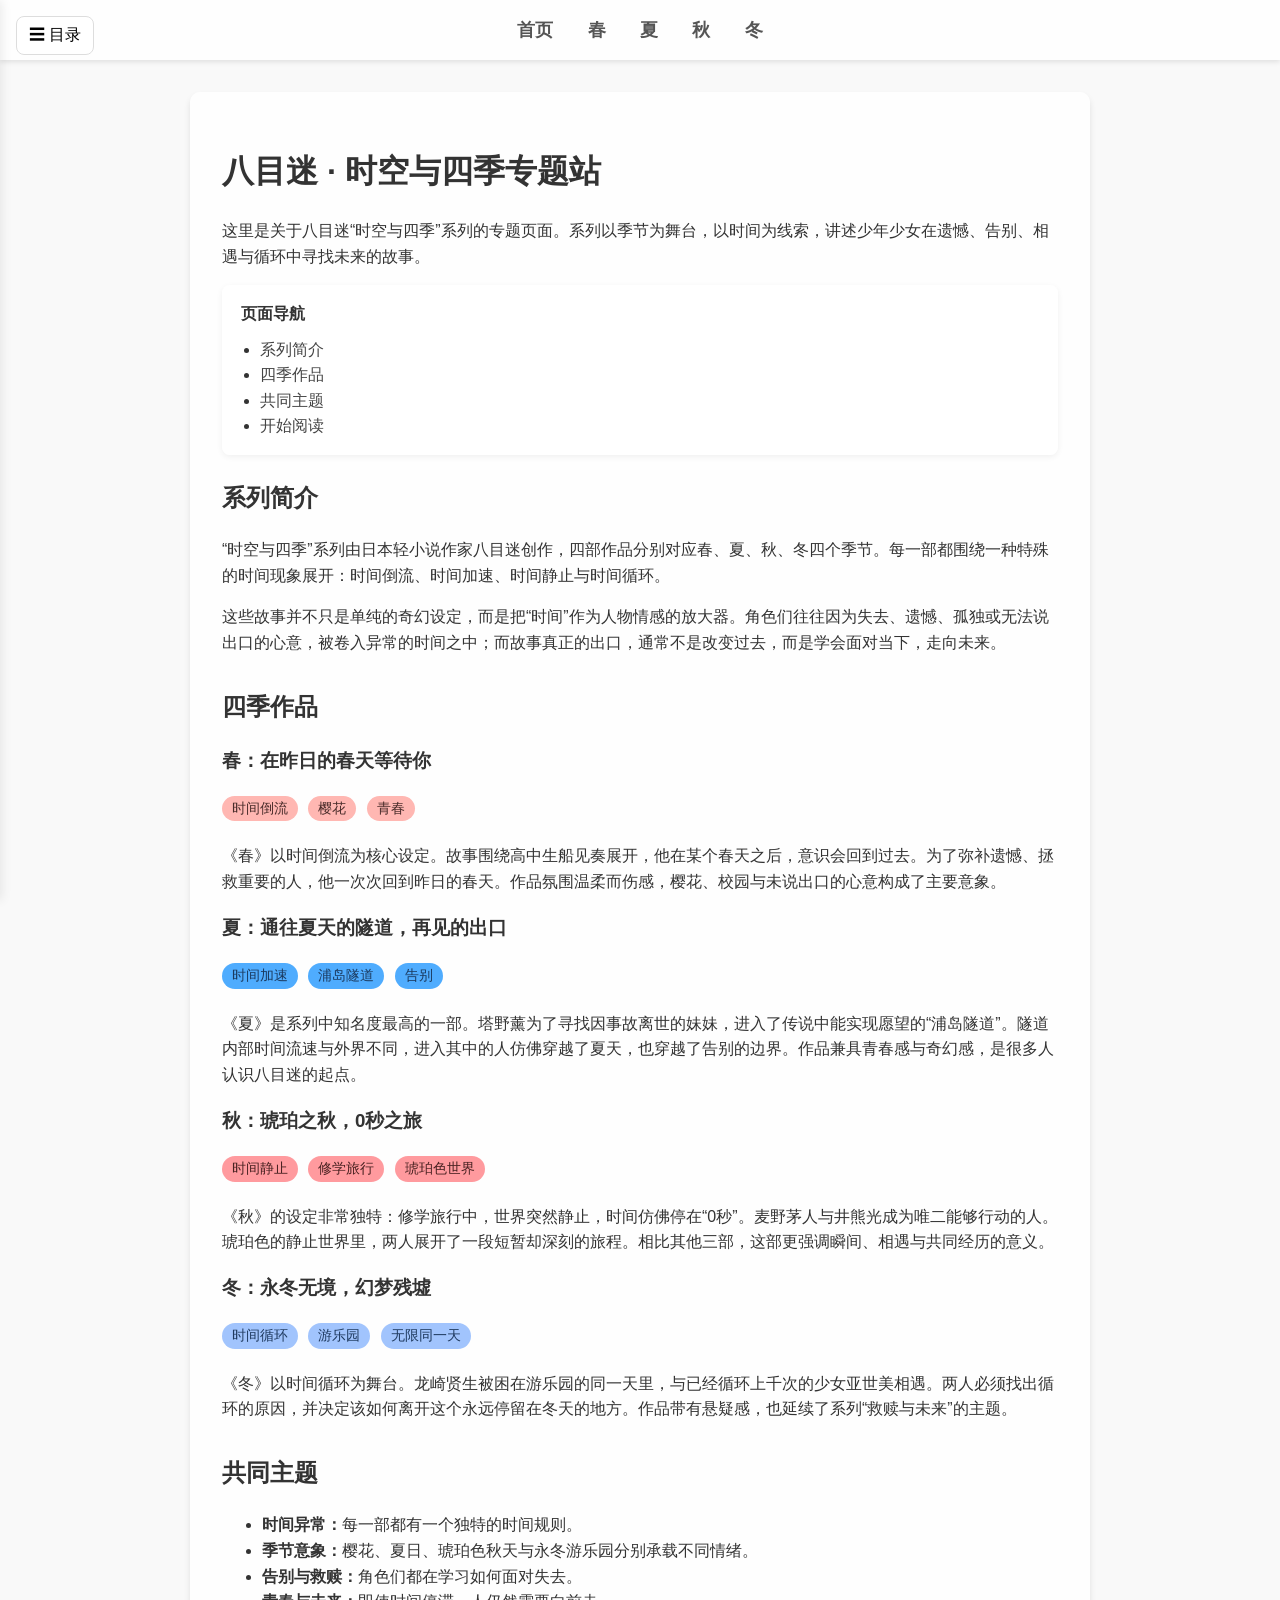
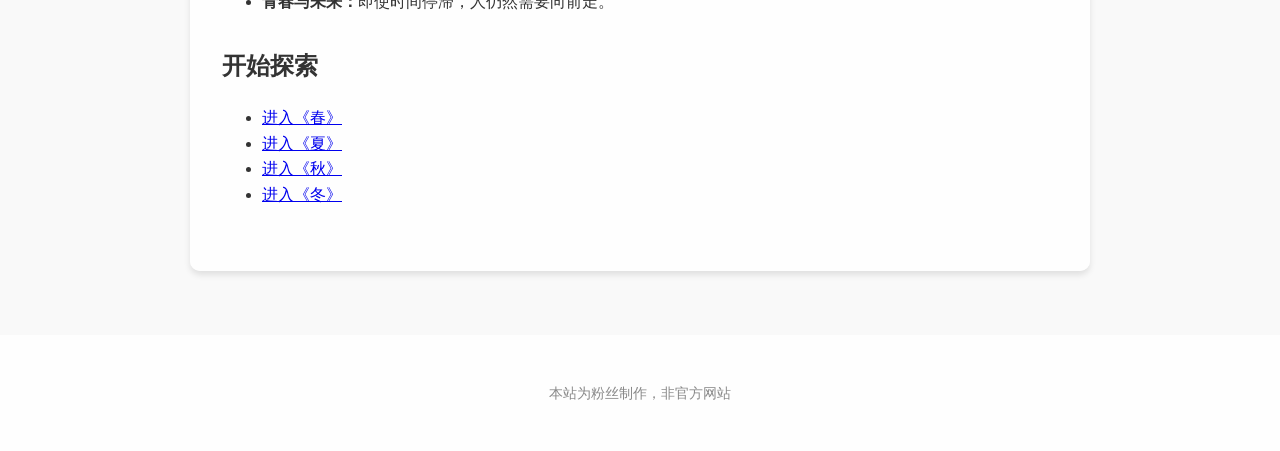
<file: index.html>
<!DOCTYPE html>
<html lang="zh-CN">
<head>
    <meta charset="UTF-8">
    <meta name="viewport" content="width=device-width, initial-scale=1.0">
    <title>八目迷·时空与四季专题站</title>
    <link rel="stylesheet" href="style.css">
</head>
    <meta name="msvalidate.01" content="EE431759EFAC52C73FD7AB1C99A71899" />
<body>
    <button class="sidebar-toggle" aria-label="打开目录">☰ 目录</button>

    <div class="sidebar-overlay" id="sidebarOverlay"></div>
    <aside class="sidebar" id="sidebar">
        <div class="sidebar-header">四季导航</div>
        <nav class="sidebar-nav">
            <a href="index.html">首页</a>
            <a class="season-spring" href="spring.html">春 · 在昨日的春天等待你</a>
            <a class="season-summer" href="summer.html">夏 · 通往夏天的隧道，再见的出口</a>
            <a class="season-autumn" href="autumn.html">秋 · 琥珀之秋，0秒之旅</a>
            <a class="season-winter" href="winter.html">冬 · 永冬无境，幻梦残墟</a>
        </nav>
    </aside>

    <header>
        <nav>
            <a href="index.html">首页</a>
            <a href="spring.html">春</a>
            <a href="summer.html">夏</a>
            <a href="autumn.html">秋</a>
            <a href="winter.html">冬</a>
        </nav>
    </header>

    <div class="container">
        <div class="card">
            <h1>八目迷 · 时空与四季专题站</h1>
            <p>
                这里是关于八目迷“时空与四季”系列的专题页面。系列以季节为舞台，以时间为线索，讲述少年少女在遗憾、告别、相遇与循环中寻找未来的故事。
            </p>

            <div class="toc">
                <h3>页面导航</h3>
                <ul>
                    <li><a href="#about">系列简介</a></li>
                    <li><a href="#seasons">四季作品</a></li>
                    <li><a href="#theme">共同主题</a></li>
                    <li><a href="#visit">开始阅读</a></li>
                </ul>
            </div>

            <section id="about">
                <h2>系列简介</h2>
                <p>
                    “时空与四季”系列由日本轻小说作家八目迷创作，四部作品分别对应春、夏、秋、冬四个季节。每一部都围绕一种特殊的时间现象展开：时间倒流、时间加速、时间静止与时间循环。
                </p>
                <p>
                    这些故事并不只是单纯的奇幻设定，而是把“时间”作为人物情感的放大器。角色们往往因为失去、遗憾、孤独或无法说出口的心意，被卷入异常的时间之中；而故事真正的出口，通常不是改变过去，而是学会面对当下，走向未来。
                </p>
            </section>

            <section id="seasons">
                <h2>四季作品</h2>

                <h3>春：在昨日的春天等待你</h3>
                <p>
                    <span class="tag tag-spring">时间倒流</span>
                    <span class="tag tag-spring">樱花</span>
                    <span class="tag tag-spring">青春</span>
                </p>
                <p>
                    《春》以时间倒流为核心设定。故事围绕高中生船见奏展开，他在某个春天之后，意识会回到过去。为了弥补遗憾、拯救重要的人，他一次次回到昨日的春天。作品氛围温柔而伤感，樱花、校园与未说出口的心意构成了主要意象。
                </p>

                <h3>夏：通往夏天的隧道，再见的出口</h3>
                <p>
                    <span class="tag tag-summer">时间加速</span>
                    <span class="tag tag-summer">浦岛隧道</span>
                    <span class="tag tag-summer">告别</span>
                </p>
                <p>
                    《夏》是系列中知名度最高的一部。塔野薰为了寻找因事故离世的妹妹，进入了传说中能实现愿望的“浦岛隧道”。隧道内部时间流速与外界不同，进入其中的人仿佛穿越了夏天，也穿越了告别的边界。作品兼具青春感与奇幻感，是很多人认识八目迷的起点。
                </p>

                <h3>秋：琥珀之秋，0秒之旅</h3>
                <p>
                    <span class="tag tag-autumn">时间静止</span>
                    <span class="tag tag-autumn">修学旅行</span>
                    <span class="tag tag-autumn">琥珀色世界</span>
                </p>
                <p>
                    《秋》的设定非常独特：修学旅行中，世界突然静止，时间仿佛停在“0秒”。麦野茅人与井熊光成为唯二能够行动的人。琥珀色的静止世界里，两人展开了一段短暂却深刻的旅程。相比其他三部，这部更强调瞬间、相遇与共同经历的意义。
                </p>

                <h3>冬：永冬无境，幻梦残墟</h3>
                <p>
                    <span class="tag tag-winter">时间循环</span>
                    <span class="tag tag-winter">游乐园</span>
                    <span class="tag tag-winter">无限同一天</span>
                </p>
                <p>
                    《冬》以时间循环为舞台。龙崎贤生被困在游乐园的同一天里，与已经循环上千次的少女亚世美相遇。两人必须找出循环的原因，并决定该如何离开这个永远停留在冬天的地方。作品带有悬疑感，也延续了系列“救赎与未来”的主题。
                </p>
            </section>

            <section id="theme">
                <h2>共同主题</h2>
                <ul>
                    <li><strong>时间异常：</strong>每一部都有一个独特的时间规则。</li>
                    <li><strong>季节意象：</strong>樱花、夏日、琥珀色秋天与永冬游乐园分别承载不同情绪。</li>
                    <li><strong>告别与救赎：</strong>角色们都在学习如何面对失去。</li>
                    <li><strong>青春与未来：</strong>即使时间停滞，人仍然需要向前走。</li>
                </ul>
            </section>

            <section id="visit">
                <h2>开始探索</h2>
                <ul>
                    <li><a href="spring.html">进入《春》</a></li>
                    <li><a href="summer.html">进入《夏》</a></li>
                    <li><a href="autumn.html">进入《秋》</a></li>
                    <li><a href="winter.html">进入《冬》</a></li>
                </ul>
            </section>
        </div>
    </div>

    <footer>
        <p>本站为粉丝制作，非官方网站</p>
    </footer>

    <script>
        const sidebar = document.getElementById("sidebar");
        const overlay = document.getElementById("sidebarOverlay");
        const toggle = document.querySelector(".sidebar-toggle");

        function openSidebar() {
            sidebar.classList.add("active");
            overlay.classList.add("active");
        }

        function closeSidebar() {
            sidebar.classList.remove("active");
            overlay.classList.remove("active");
        }

        toggle.addEventListener("click", () => {
            if (sidebar.classList.contains("active")) {
                closeSidebar();
            } else {
                openSidebar();
            }
        });

        overlay.addEventListener("click", closeSidebar);
    </script>
</body>
</html>
</file>
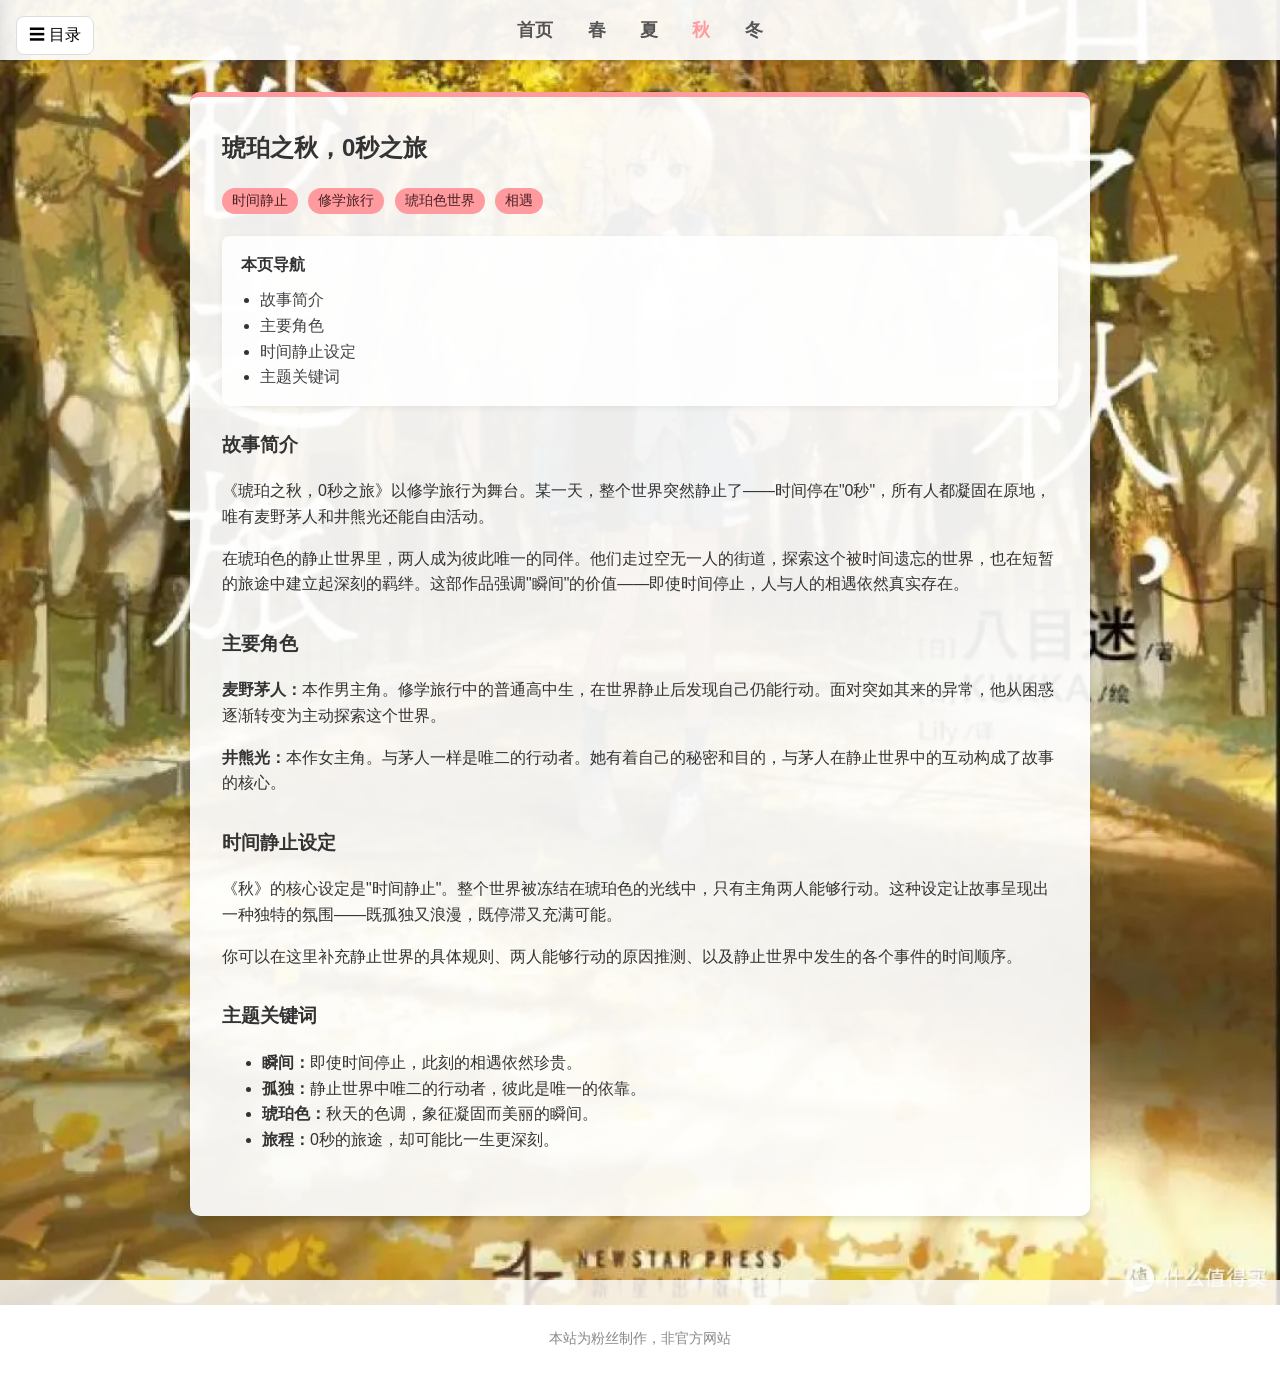
<file: autumn.html>
<!DOCTYPE html>
<html lang="zh-CN">
<head>
    <meta charset="UTF-8">
    <meta name="viewport" content="width=device-width, initial-scale=1.0">
    <title>秋 - 琥珀之秋，0秒之旅</title>
    <link rel="stylesheet" href="style.css">
</head>
<body class="bg-autumn">
    <button class="sidebar-toggle" aria-label="打开目录">☰ 目录</button>

    <div class="sidebar-overlay" id="sidebarOverlay"></div>
    <aside class="sidebar" id="sidebar">
        <div class="sidebar-header">四季导航</div>
        <nav class="sidebar-nav">
            <a href="index.html">首页</a>
            <a class="season-spring" href="spring.html">春 · 在昨日的春天等待你</a>
            <a class="season-summer" href="summer.html">夏 · 通往夏天的隧道，再见的出口</a>
            <a class="season-autumn" href="autumn.html">秋 · 琥珀之秋，0秒之旅</a>
            <a class="season-winter" href="winter.html">冬 · 永冬无境，幻梦残墟</a>
        </nav>
    </aside>

    <header>
        <nav>
            <a href="index.html">首页</a>
            <a href="spring.html">春</a>
            <a href="summer.html">夏</a>
            <a href="autumn.html" style="color:var(--autumn-color)">秋</a>
            <a href="winter.html">冬</a>
        </nav>
    </header>

    <div class="container">
        <div class="card autumn-theme">
            <h2>琥珀之秋，0秒之旅</h2>
            <p>
                <span class="tag tag-autumn">时间静止</span>
                <span class="tag tag-autumn">修学旅行</span>
                <span class="tag tag-autumn">琥珀色世界</span>
                <span class="tag tag-autumn">相遇</span>
            </p>

            <div class="toc">
                <h3>本页导航</h3>
                <ul>
                    <li><a href="#autumn-story">故事简介</a></li>
                    <li><a href="#autumn-characters">主要角色</a></li>
                    <li><a href="#autumn-time">时间静止设定</a></li>
                    <li><a href="#autumn-theme">主题关键词</a></li>
                </ul>
            </div>

            <section id="autumn-story">
                <h3>故事简介</h3>
                <p>
                    《琥珀之秋，0秒之旅》以修学旅行为舞台。某一天，整个世界突然静止了——时间停在"0秒"，所有人都凝固在原地，唯有麦野茅人和井熊光还能自由活动。
                </p>
                <p>
                    在琥珀色的静止世界里，两人成为彼此唯一的同伴。他们走过空无一人的街道，探索这个被时间遗忘的世界，也在短暂的旅途中建立起深刻的羁绊。这部作品强调"瞬间"的价值——即使时间停止，人与人的相遇依然真实存在。
                </p>
            </section>

            <section id="autumn-characters">
                <h3>主要角色</h3>
                <p>
                    <strong>麦野茅人：</strong>本作男主角。修学旅行中的普通高中生，在世界静止后发现自己仍能行动。面对突如其来的异常，他从困惑逐渐转变为主动探索这个世界。
                </p>
                <p>
                    <strong>井熊光：</strong>本作女主角。与茅人一样是唯二的行动者。她有着自己的秘密和目的，与茅人在静止世界中的互动构成了故事的核心。
                </p>
            </section>

            <section id="autumn-time">
                <h3>时间静止设定</h3>
                <p>
                    《秋》的核心设定是"时间静止"。整个世界被冻结在琥珀色的光线中，只有主角两人能够行动。这种设定让故事呈现出一种独特的氛围——既孤独又浪漫，既停滞又充满可能。
                </p>
                <p>
                    你可以在这里补充静止世界的具体规则、两人能够行动的原因推测、以及静止世界中发生的各个事件的时间顺序。
                </p>
            </section>

            <section id="autumn-theme">
                <h3>主题关键词</h3>
                <ul>
                    <li><strong>瞬间：</strong>即使时间停止，此刻的相遇依然珍贵。</li>
                    <li><strong>孤独：</strong>静止世界中唯二的行动者，彼此是唯一的依靠。</li>
                    <li><strong>琥珀色：</strong>秋天的色调，象征凝固而美丽的瞬间。</li>
                    <li><strong>旅程：</strong>0秒的旅途，却可能比一生更深刻。</li>
                </ul>
            </section>
        </div>
    </div>

    <footer>
        <p>本站为粉丝制作，非官方网站</p>
    </footer>

    <script>
        const sidebar = document.getElementById("sidebar");
        const overlay = document.getElementById("sidebarOverlay");
        const toggle = document.querySelector(".sidebar-toggle");

        function openSidebar() {
            sidebar.classList.add("active");
            overlay.classList.add("active");
        }

        function closeSidebar() {
            sidebar.classList.remove("active");
            overlay.classList.remove("active");
        }

        toggle.addEventListener("click", () => {
            if (sidebar.classList.contains("active")) {
                closeSidebar();
            } else {
                openSidebar();
            }
        });

        overlay.addEventListener("click", closeSidebar);
    </script>
</body>
</html>
</file>
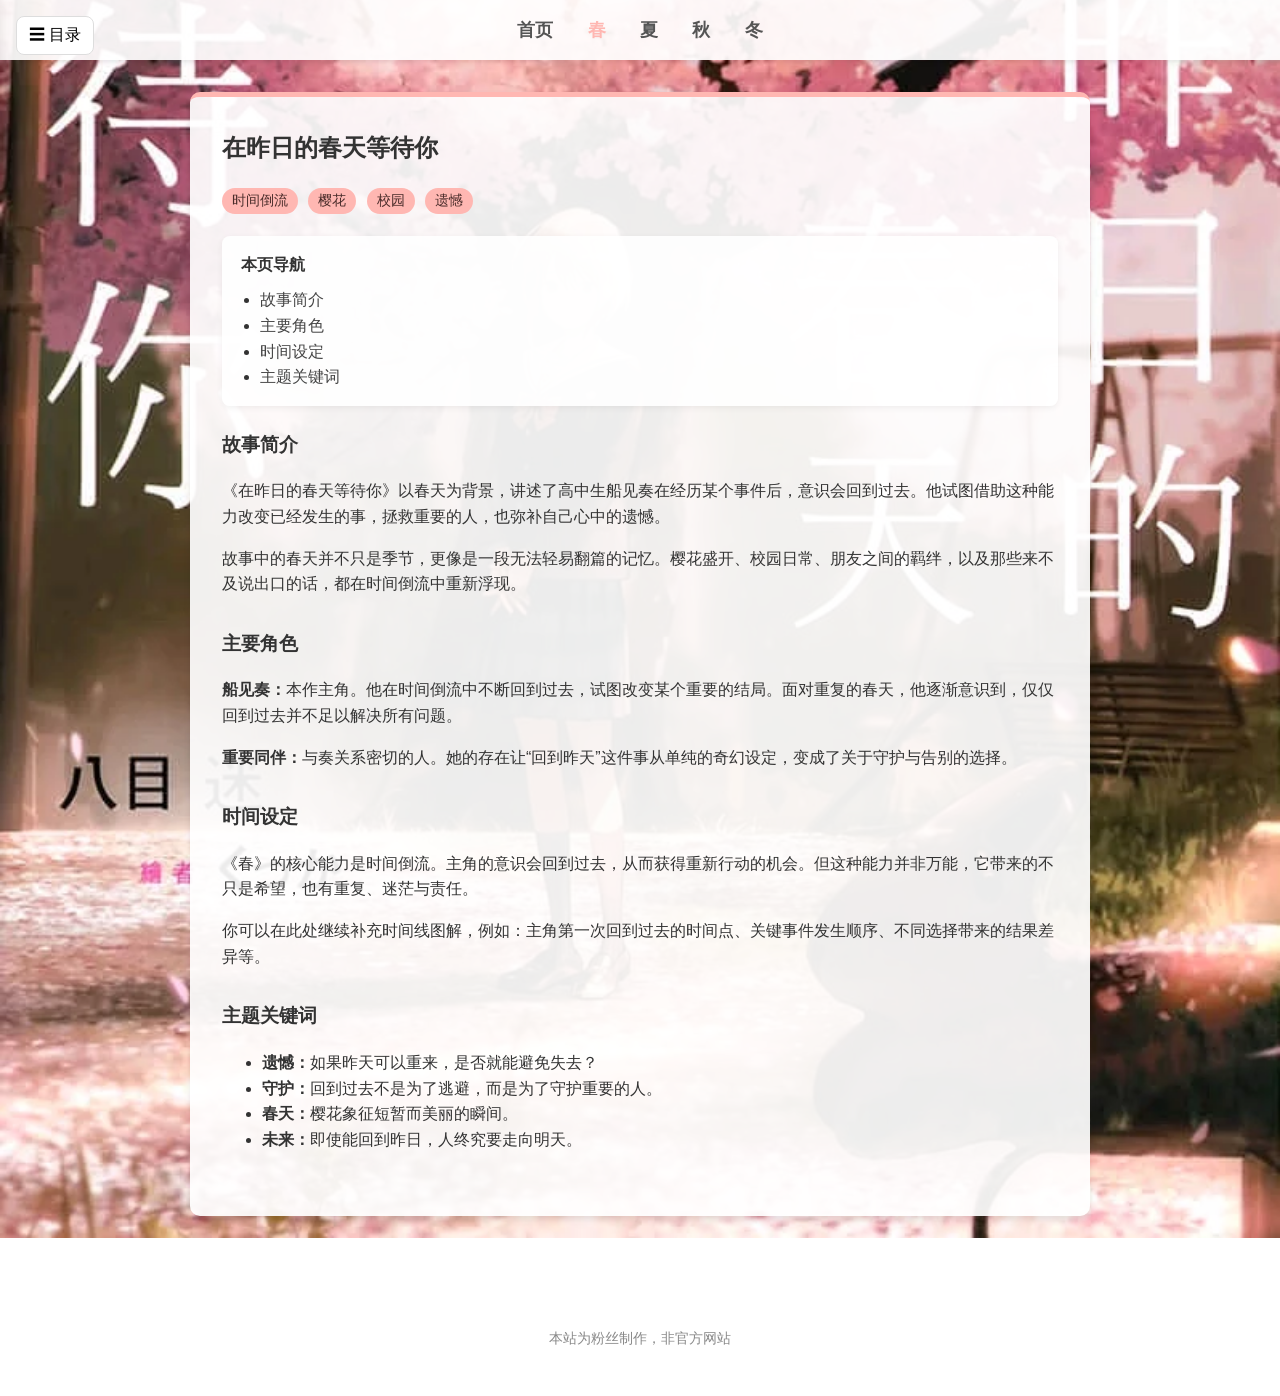
<file: spring.html>
<!DOCTYPE html>
<html lang="zh-CN">
<head>
    <meta name="msvalidate.01" content="EE431759EFAC52C73FD7AB1C99A71899" />
    <meta charset="UTF-8">
    <meta name="viewport" content="width=device-width, initial-scale=1.0">
    <title>春 - 在昨日的春天等待你</title>
    <link rel="stylesheet" href="style.css">
</head>
<body class="bg-spring">
    <button class="sidebar-toggle" aria-label="打开目录">☰ 目录</button>

    <div class="sidebar-overlay" id="sidebarOverlay"></div>
    <aside class="sidebar" id="sidebar">
        <div class="sidebar-header">四季导航</div>
        <nav class="sidebar-nav">
            <a href="index.html">首页</a>
            <a class="season-spring" href="spring.html">春 · 在昨日的春天等待你</a>
            <a class="season-summer" href="summer.html">夏 · 通往夏天的隧道，再见的出口</a>
            <a class="season-autumn" href="autumn.html">秋 · 琥珀之秋，0秒之旅</a>
            <a class="season-winter" href="winter.html">冬 · 永冬无境，幻梦残墟</a>
        </nav>
    </aside>

    <header>
        <nav>
            <a href="index.html">首页</a>
            <a href="spring.html" style="color:var(--spring-color)">春</a>
            <a href="summer.html">夏</a>
            <a href="autumn.html">秋</a>
            <a href="winter.html">冬</a>
        </nav>
    </header>

    <div class="container">
        <div class="card spring-theme">
            <h2>在昨日的春天等待你</h2>
            <p>
                <span class="tag tag-spring">时间倒流</span>
                <span class="tag tag-spring">樱花</span>
                <span class="tag tag-spring">校园</span>
                <span class="tag tag-spring">遗憾</span>
            </p>

            <div class="toc">
                <h3>本页导航</h3>
                <ul>
                    <li><a href="#spring-story">故事简介</a></li>
                    <li><a href="#spring-characters">主要角色</a></li>
                    <li><a href="#spring-time">时间设定</a></li>
                    <li><a href="#spring-theme">主题关键词</a></li>
                </ul>
            </div>

            <section id="spring-story">
                <h3>故事简介</h3>
                <p>
                    《在昨日的春天等待你》以春天为背景，讲述了高中生船见奏在经历某个事件后，意识会回到过去。他试图借助这种能力改变已经发生的事，拯救重要的人，也弥补自己心中的遗憾。
                </p>
                <p>
                    故事中的春天并不只是季节，更像是一段无法轻易翻篇的记忆。樱花盛开、校园日常、朋友之间的羁绊，以及那些来不及说出口的话，都在时间倒流中重新浮现。
                </p>
            </section>

            <section id="spring-characters">
                <h3>主要角色</h3>
                <p>
                    <strong>船见奏：</strong>本作主角。他在时间倒流中不断回到过去，试图改变某个重要的结局。面对重复的春天，他逐渐意识到，仅仅回到过去并不足以解决所有问题。
                </p>
                <p>
                    <strong>重要同伴：</strong>与奏关系密切的人。她的存在让“回到昨天”这件事从单纯的奇幻设定，变成了关于守护与告别的选择。
                </p>
            </section>

            <section id="spring-time">
                <h3>时间设定</h3>
                <p>
                    《春》的核心能力是时间倒流。主角的意识会回到过去，从而获得重新行动的机会。但这种能力并非万能，它带来的不只是希望，也有重复、迷茫与责任。
                </p>
                <p>
                    你可以在此处继续补充时间线图解，例如：主角第一次回到过去的时间点、关键事件发生顺序、不同选择带来的结果差异等。
                </p>
            </section>

            <section id="spring-theme">
                <h3>主题关键词</h3>
                <ul>
                    <li><strong>遗憾：</strong>如果昨天可以重来，是否就能避免失去？</li>
                    <li><strong>守护：</strong>回到过去不是为了逃避，而是为了守护重要的人。</li>
                    <li><strong>春天：</strong>樱花象征短暂而美丽的瞬间。</li>
                    <li><strong>未来：</strong>即使能回到昨日，人终究要走向明天。</li>
                </ul>
            </section>
        </div>
    </div>

    <footer>
        <p>本站为粉丝制作，非官方网站</p>
    </footer>

        <script>
        const sidebar = document.getElementById("sidebar");
        const overlay = document.getElementById("sidebarOverlay");
        const toggle = document.querySelector(".sidebar-toggle");

        function openSidebar() {
            sidebar.classList.add("active");
            overlay.classList.add("active");
        }

        function closeSidebar() {
            sidebar.classList.remove("active");
            overlay.classList.remove("active");
        }

        toggle.addEventListener("click", () => {
            if (sidebar.classList.contains("active")) {
                closeSidebar();
            } else {
                openSidebar();
            }
        });

        overlay.addEventListener("click", closeSidebar);
    </script>
</body>
</html>
</file>
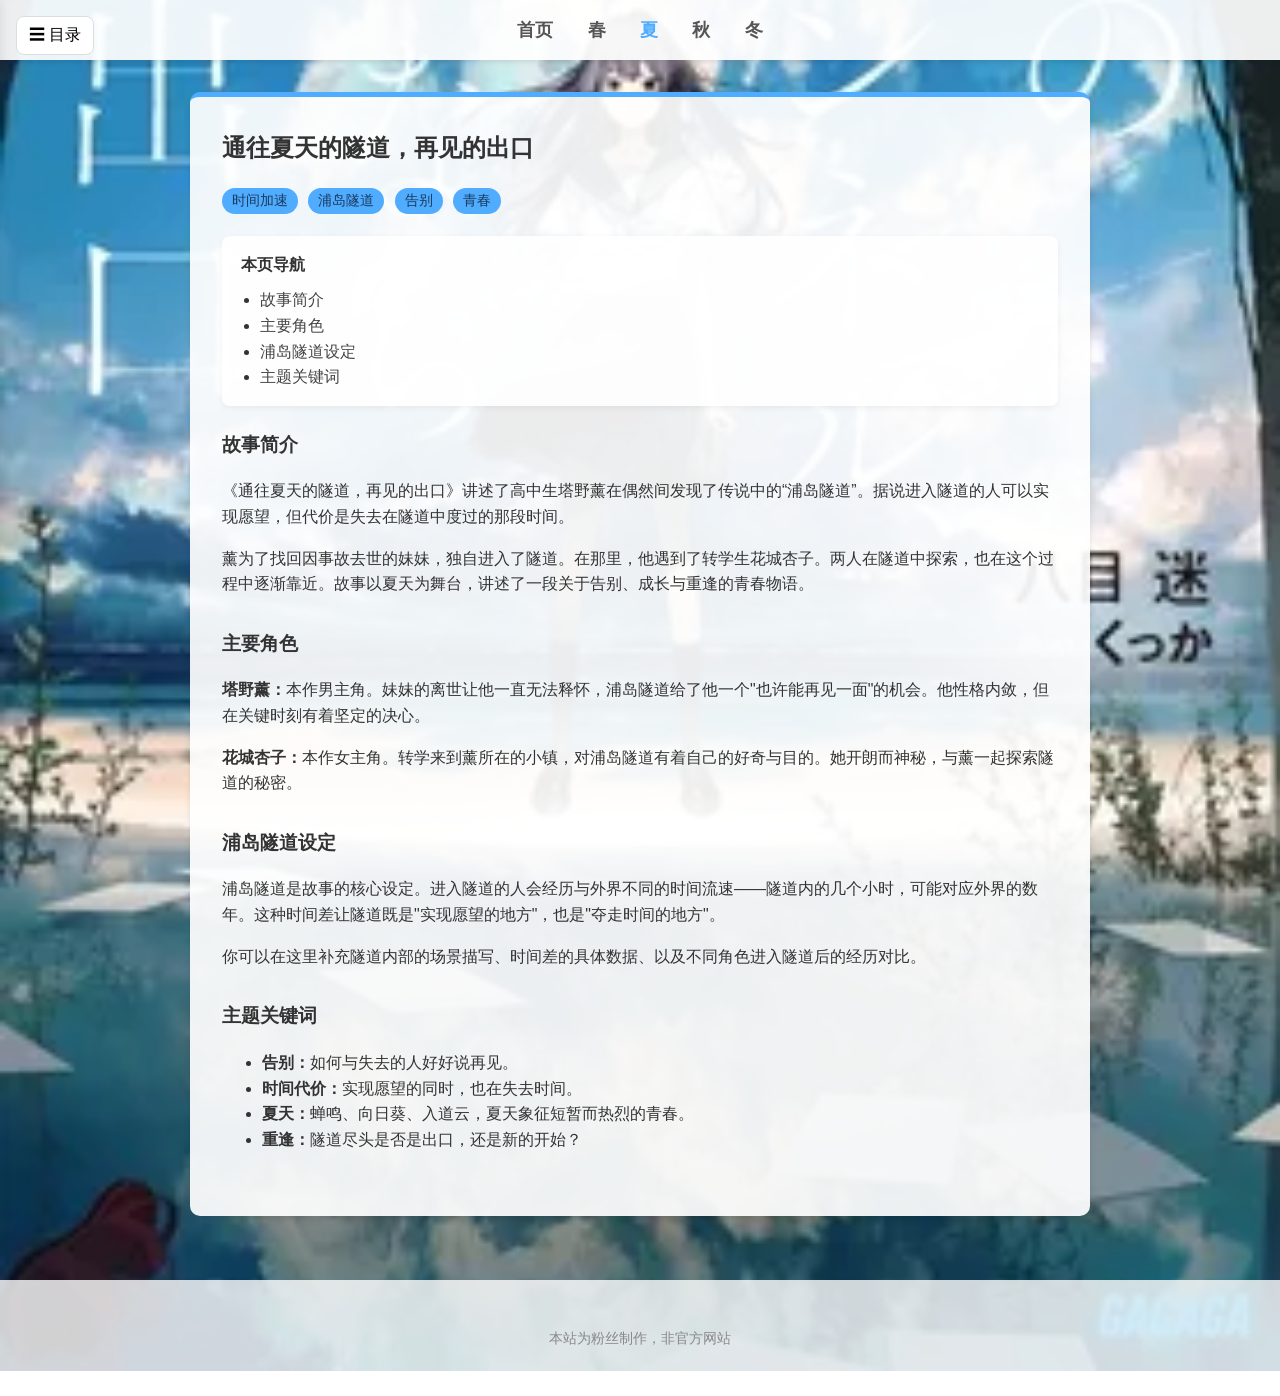
<file: summer.html>
<!DOCTYPE html>
<html lang="zh-CN">
<head>
    <meta charset="UTF-8">
    <meta name="viewport" content="width=device-width, initial-scale=1.0">
    <title>夏 - 通往夏天的隧道，再见的出口</title>
    <link rel="stylesheet" href="style.css">
</head>
<body class="bg-summer">
    <button class="sidebar-toggle" aria-label="打开目录">☰ 目录</button>

    <div class="sidebar-overlay" id="sidebarOverlay"></div>
    <aside class="sidebar" id="sidebar">
        <div class="sidebar-header">四季导航</div>
        <nav class="sidebar-nav">
            <a href="index.html">首页</a>
            <a class="season-spring" href="spring.html">春 · 在昨日的春天等待你</a>
            <a class="season-summer" href="summer.html">夏 · 通往夏天的隧道，再见的出口</a>
            <a class="season-autumn" href="autumn.html">秋 · 琥珀之秋，0秒之旅</a>
            <a class="season-winter" href="winter.html">冬 · 永冬无境，幻梦残墟</a>
        </nav>
    </aside>

    <header>
        <nav>
            <a href="index.html">首页</a>
            <a href="spring.html">春</a>
            <a href="summer.html" style="color:var(--summer-color)">夏</a>
            <a href="autumn.html">秋</a>
            <a href="winter.html">冬</a>
        </nav>
    </header>

    <div class="container">
        <div class="card summer-theme">
            <h2>通往夏天的隧道，再见的出口</h2>
            <p>
                <span class="tag tag-summer">时间加速</span>
                <span class="tag tag-summer">浦岛隧道</span>
                <span class="tag tag-summer">告别</span>
                <span class="tag tag-summer">青春</span>
            </p>

            <div class="toc">
                <h3>本页导航</h3>
                <ul>
                    <li><a href="#summer-story">故事简介</a></li>
                    <li><a href="#summer-characters">主要角色</a></li>
                    <li><a href="#summer-tunnel">浦岛隧道设定</a></li>
                    <li><a href="#summer-theme">主题关键词</a></li>
                </ul>
            </div>

            <section id="summer-story">
                <h3>故事简介</h3>
                <p>
                    《通往夏天的隧道，再见的出口》讲述了高中生塔野薰在偶然间发现了传说中的“浦岛隧道”。据说进入隧道的人可以实现愿望，但代价是失去在隧道中度过的那段时间。
                </p>
                <p>
                    薰为了找回因事故去世的妹妹，独自进入了隧道。在那里，他遇到了转学生花城杏子。两人在隧道中探索，也在这个过程中逐渐靠近。故事以夏天为舞台，讲述了一段关于告别、成长与重逢的青春物语。
                </p>
            </section>

            <section id="summer-characters">
                <h3>主要角色</h3>
                <p>
                    <strong>塔野薰：</strong>本作男主角。妹妹的离世让他一直无法释怀，浦岛隧道给了他一个"也许能再见一面"的机会。他性格内敛，但在关键时刻有着坚定的决心。
                </p>
                <p>
                    <strong>花城杏子：</strong>本作女主角。转学来到薰所在的小镇，对浦岛隧道有着自己的好奇与目的。她开朗而神秘，与薰一起探索隧道的秘密。
                </p>
            </section>

            <section id="summer-tunnel">
                <h3>浦岛隧道设定</h3>
                <p>
                    浦岛隧道是故事的核心设定。进入隧道的人会经历与外界不同的时间流速——隧道内的几个小时，可能对应外界的数年。这种时间差让隧道既是"实现愿望的地方"，也是"夺走时间的地方"。
                </p>
                <p>
                    你可以在这里补充隧道内部的场景描写、时间差的具体数据、以及不同角色进入隧道后的经历对比。
                </p>
            </section>

            <section id="summer-theme">
                <h3>主题关键词</h3>
                <ul>
                    <li><strong>告别：</strong>如何与失去的人好好说再见。</li>
                    <li><strong>时间代价：</strong>实现愿望的同时，也在失去时间。</li>
                    <li><strong>夏天：</strong>蝉鸣、向日葵、入道云，夏天象征短暂而热烈的青春。</li>
                    <li><strong>重逢：</strong>隧道尽头是否是出口，还是新的开始？</li>
                </ul>
            </section>
        </div>
    </div>

    <footer>
        <p>本站为粉丝制作，非官方网站</p>
    </footer>

    <script>
        const sidebar = document.getElementById("sidebar");
        const overlay = document.getElementById("sidebarOverlay");
        const toggle = document.querySelector(".sidebar-toggle");

        function openSidebar() {
            sidebar.classList.add("active");
            overlay.classList.add("active");
        }

        function closeSidebar() {
            sidebar.classList.remove("active");
            overlay.classList.remove("active");
        }

        toggle.addEventListener("click", () => {
            if (sidebar.classList.contains("active")) {
                closeSidebar();
            } else {
                openSidebar();
            }
        });

        overlay.addEventListener("click", closeSidebar);
    </script>
</body>
</html>
</file>
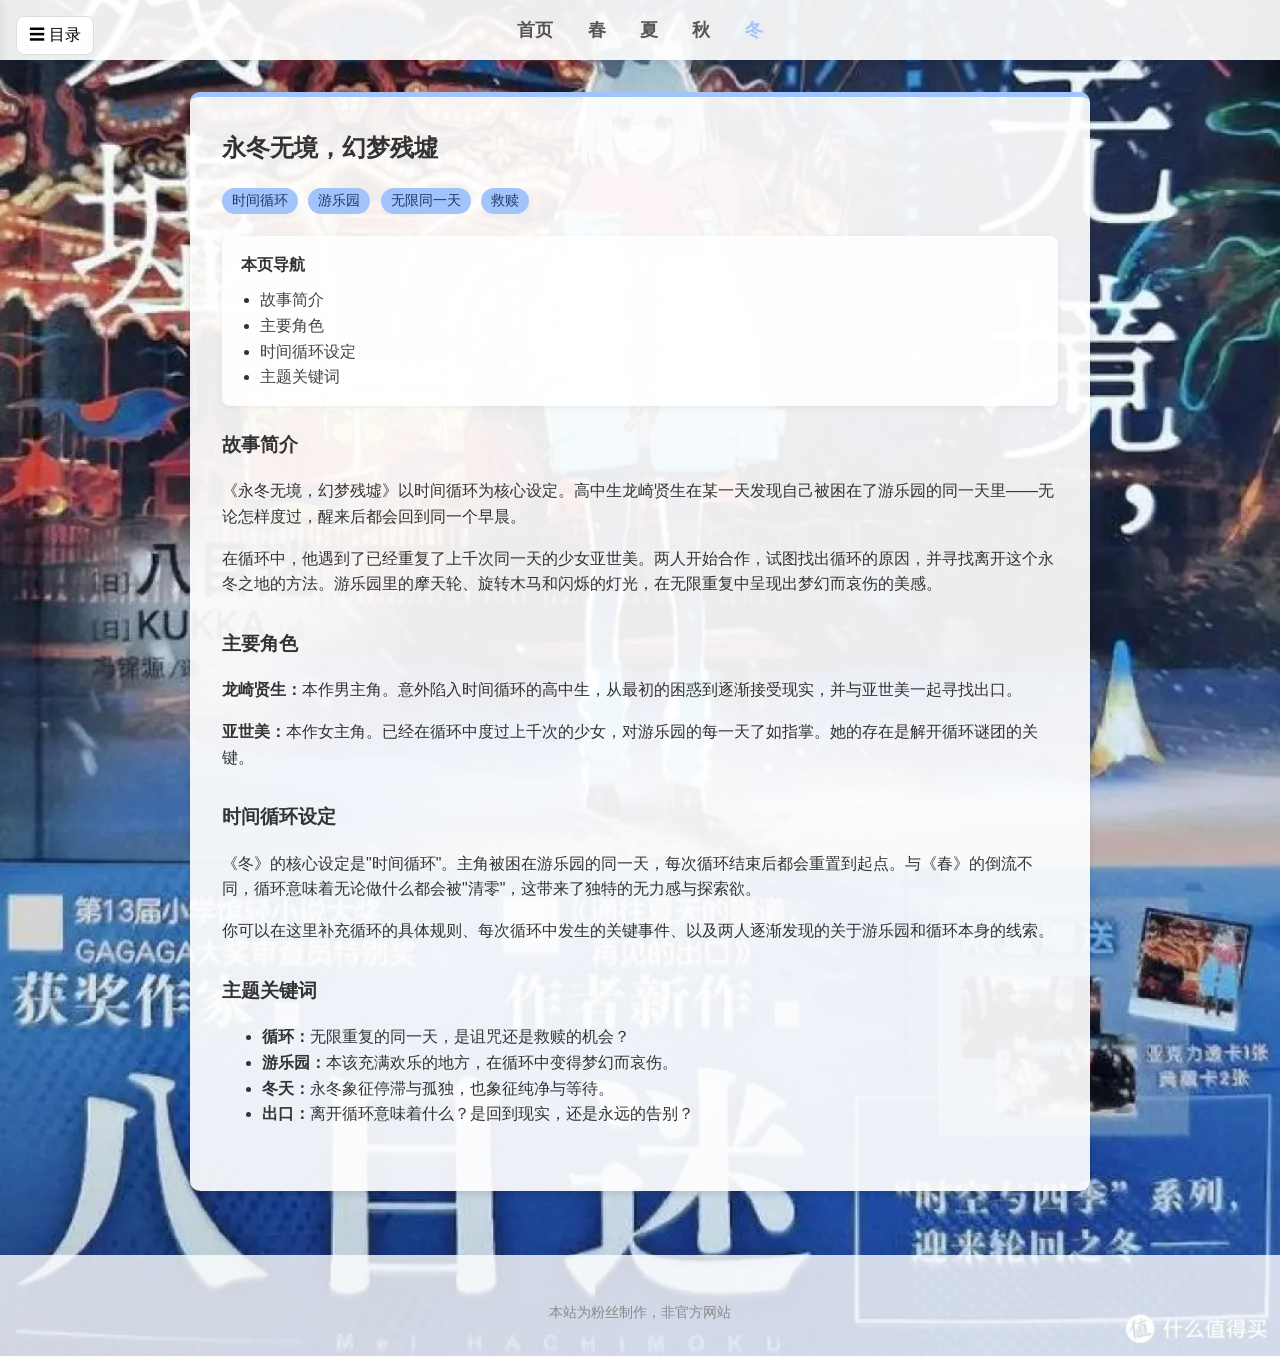
<file: winter.html>
<!DOCTYPE html>
<html lang="zh-CN">
<head>
    <meta charset="UTF-8">
    <meta name="viewport" content="width=device-width, initial-scale=1.0">
    <title>冬 - 永冬无境，幻梦残墟</title>
    <link rel="stylesheet" href="style.css">
</head>
<body class="bg-winter">
    <button class="sidebar-toggle" aria-label="打开目录">☰ 目录</button>

    <div class="sidebar-overlay" id="sidebarOverlay"></div>
    <aside class="sidebar" id="sidebar">
        <div class="sidebar-header">四季导航</div>
        <nav class="sidebar-nav">
            <a href="index.html">首页</a>
            <a class="season-spring" href="spring.html">春 · 在昨日的春天等待你</a>
            <a class="season-summer" href="summer.html">夏 · 通往夏天的隧道，再见的出口</a>
            <a class="season-autumn" href="autumn.html">秋 · 琥珀之秋，0秒之旅</a>
            <a class="season-winter" href="winter.html">冬 · 永冬无境，幻梦残墟</a>
        </nav>
    </aside>

    <header>
        <nav>
            <a href="index.html">首页</a>
            <a href="spring.html">春</a>
            <a href="summer.html">夏</a>
            <a href="autumn.html">秋</a>
            <a href="winter.html" style="color:var(--winter-color)">冬</a>
        </nav>
    </header>

    <div class="container">
        <div class="card winter-theme">
            <h2>永冬无境，幻梦残墟</h2>
            <p>
                <span class="tag tag-winter">时间循环</span>
                <span class="tag tag-winter">游乐园</span>
                <span class="tag tag-winter">无限同一天</span>
                <span class="tag tag-winter">救赎</span>
            </p>

            <div class="toc">
                <h3>本页导航</h3>
                <ul>
                    <li><a href="#winter-story">故事简介</a></li>
                    <li><a href="#winter-characters">主要角色</a></li>
                    <li><a href="#winter-loop">时间循环设定</a></li>
                    <li><a href="#winter-theme">主题关键词</a></li>
                </ul>
            </div>

            <section id="winter-story">
                <h3>故事简介</h3>
                <p>
                    《永冬无境，幻梦残墟》以时间循环为核心设定。高中生龙崎贤生在某一天发现自己被困在了游乐园的同一天里——无论怎样度过，醒来后都会回到同一个早晨。
                </p>
                <p>
                    在循环中，他遇到了已经重复了上千次同一天的少女亚世美。两人开始合作，试图找出循环的原因，并寻找离开这个永冬之地的方法。游乐园里的摩天轮、旋转木马和闪烁的灯光，在无限重复中呈现出梦幻而哀伤的美感。
                </p>
            </section>

            <section id="winter-characters">
                <h3>主要角色</h3>
                <p>
                    <strong>龙崎贤生：</strong>本作男主角。意外陷入时间循环的高中生，从最初的困惑到逐渐接受现实，并与亚世美一起寻找出口。
                </p>
                <p>
                    <strong>亚世美：</strong>本作女主角。已经在循环中度过上千次的少女，对游乐园的每一天了如指掌。她的存在是解开循环谜团的关键。
                </p>
            </section>

            <section id="winter-loop">
                <h3>时间循环设定</h3>
                <p>
                    《冬》的核心设定是"时间循环"。主角被困在游乐园的同一天，每次循环结束后都会重置到起点。与《春》的倒流不同，循环意味着无论做什么都会被"清零"，这带来了独特的无力感与探索欲。
                </p>
                <p>
                    你可以在这里补充循环的具体规则、每次循环中发生的关键事件、以及两人逐渐发现的关于游乐园和循环本身的线索。
                </p>
            </section>

            <section id="winter-theme">
                <h3>主题关键词</h3>
                <ul>
                    <li><strong>循环：</strong>无限重复的同一天，是诅咒还是救赎的机会？</li>
                    <li><strong>游乐园：</strong>本该充满欢乐的地方，在循环中变得梦幻而哀伤。</li>
                    <li><strong>冬天：</strong>永冬象征停滞与孤独，也象征纯净与等待。</li>
                    <li><strong>出口：</strong>离开循环意味着什么？是回到现实，还是永远的告别？</li>
                </ul>
            </section>
        </div>
    </div>

    <footer>
        <p>本站为粉丝制作，非官方网站</p>
    </footer>

    <script>
        const sidebar = document.getElementById("sidebar");
        const overlay = document.getElementById("sidebarOverlay");
        const toggle = document.querySelector(".sidebar-toggle");

        function openSidebar() {
            sidebar.classList.add("active");
            overlay.classList.add("active");
        }

        function closeSidebar() {
            sidebar.classList.remove("active");
            overlay.classList.remove("active");
        }

        toggle.addEventListener("click", () => {
            if (sidebar.classList.contains("active")) {
                closeSidebar();
            } else {
                openSidebar();
            }
        });

        overlay.addEventListener("click", closeSidebar);
    </script>
</body>
</html>
</file>
<file: style.css>
/* style.css */
:root {
    --spring-color: #ffb7b2;
    --summer-color: #4facfe;
    --autumn-color: #ff9a9e;
    --winter-color: #a1c4fd;
    --text-color: #333;
    --bg-color: #f9f9f9;
    --sidebar-width: 260px;
}

body {
    font-family: "Microsoft YaHei", sans-serif;
    margin: 0;
    padding: 0;
    background-color: var(--bg-color);
    color: var(--text-color);
    line-height: 1.6;
    min-height: 100vh;
    display: flex;
    flex-direction: column;
}

/* 背景图 */
body.bg-spring {
    background: url("Spring.webp") no-repeat center center fixed;
    background-size: cover;
}
body.bg-summer {
    background: url("Summer.webp") no-repeat center center fixed;
    background-size: cover;
}
body.bg-autumn {
    background: url("Autumn.webp") no-repeat center center fixed;
    background-size: cover;
}
body.bg-winter {
    background: url("winter.webp") no-repeat center center fixed;
    background-size: cover;
}

header {
    background: rgba(255, 255, 255, 0.92);
    padding: 1rem 0;
    box-shadow: 0 2px 5px rgba(0, 0, 0, 0.1);
    text-align: center;
    position: relative;
}

nav a {
    margin: 0 15px;
    text-decoration: none;
    color: #555;
    font-weight: bold;
    font-size: 1.1rem;
}

nav a:hover {
    color: #000;
}

.container {
    max-width: 900px;
    margin: 2rem auto;
    padding: 0 20px;
    flex: 1;
}

.card {
    background: rgba(255, 255, 255, 0.92);
    padding: 2rem;
    border-radius: 10px;
    box-shadow: 0 4px 6px rgba(0, 0, 0, 0.1);
    margin-bottom: 2rem;
}

.spring-theme {
    border-top: 5px solid var(--spring-color);
}
.summer-theme {
    border-top: 5px solid var(--summer-color);
}
.autumn-theme {
    border-top: 5px solid var(--autumn-color);
}
.winter-theme {
    border-top: 5px solid var(--winter-color);
}

footer {
    text-align: center;
    padding: 2rem;
    color: #888;
    font-size: 0.9rem;
    background: rgba(255, 255, 255, 0.8);
}

/* 侧栏按钮 */
.sidebar-toggle {
    position: fixed;
    top: 16px;
    left: 16px;
    z-index: 1002;
    background: rgba(255, 255, 255, 0.95);
    border: 1px solid #ddd;
    border-radius: 8px;
    padding: 8px 12px;
    cursor: pointer;
    font-size: 1rem;
}

.sidebar-toggle:hover {
    background: #fff;
}

/* 侧栏遮罩 */
.sidebar-overlay {
    position: fixed;
    inset: 0;
    background: rgba(0, 0, 0, 0.25);
    z-index: 1000;
    opacity: 0;
    pointer-events: none;
    transition: opacity 0.2s ease;
}

.sidebar-overlay.active {
    opacity: 1;
    pointer-events: auto;
}

/* 侧栏 */
.sidebar {
    position: fixed;
    top: 0;
    left: calc(-1 * var(--sidebar-width));
    width: var(--sidebar-width);
    height: 100vh;
    background: rgba(255, 255, 255, 0.96);
    box-shadow: 2px 0 10px rgba(0, 0, 0, 0.08);
    z-index: 1001;
    transition: left 0.25s ease;
    display: flex;
    flex-direction: column;
}

.sidebar.active {
    left: 0;
}

.sidebar-header {
    padding: 1rem;
    border-bottom: 1px solid #eee;
    font-weight: bold;
}

.sidebar-nav {
    flex: 1;
    padding: 1rem;
    overflow-y: auto;
}

.sidebar-nav a {
    display: block;
    padding: 8px 10px;
    margin-bottom: 6px;
    border-radius: 6px;
    text-decoration: none;
    color: #444;
}

.sidebar-nav a:hover {
    background: #f3f3f3;
}

.sidebar-nav .season-spring {
    border-left: 3px solid var(--spring-color);
}
.sidebar-nav .season-summer {
    border-left: 3px solid var(--summer-color);
}
.sidebar-nav .season-autumn {
    border-left: 3px solid var(--autumn-color);
}
.sidebar-nav .season-winter {
    border-left: 3px solid var(--winter-color);
}

/* 页面内目录 */
.toc {
    background: rgba(255, 255, 255, 0.9);
    border-radius: 8px;
    padding: 1rem 1.2rem;
    margin-bottom: 1.5rem;
    box-shadow: 0 2px 6px rgba(0, 0, 0, 0.06);
}

.toc h3 {
    margin: 0 0 0.6rem;
    font-size: 1rem;
}

.toc ul {
    margin: 0;
    padding-left: 1.2rem;
}

.toc a {
    color: #444;
    text-decoration: none;
}

.toc a:hover {
    text-decoration: underline;
}

section {
    margin-bottom: 2rem;
}

h2 {
    margin-top: 0;
}

.tag {
    display: inline-block;
    padding: 2px 10px;
    border-radius: 999px;
    font-size: 0.85rem;
    background: #f0f0f0;
    margin-right: 6px;
    margin-bottom: 6px;
}

.tag-spring {
    background: var(--spring-color);
    color: #4a2c2a;
}
.tag-summer {
    background: var(--summer-color);
    color: #1b3a5f;
}
.tag-autumn {
    background: var(--autumn-color);
    color: #4a2222;
}
.tag-winter {
    background: var(--winter-color);
    color: #1f3a5f;
}
</file>
